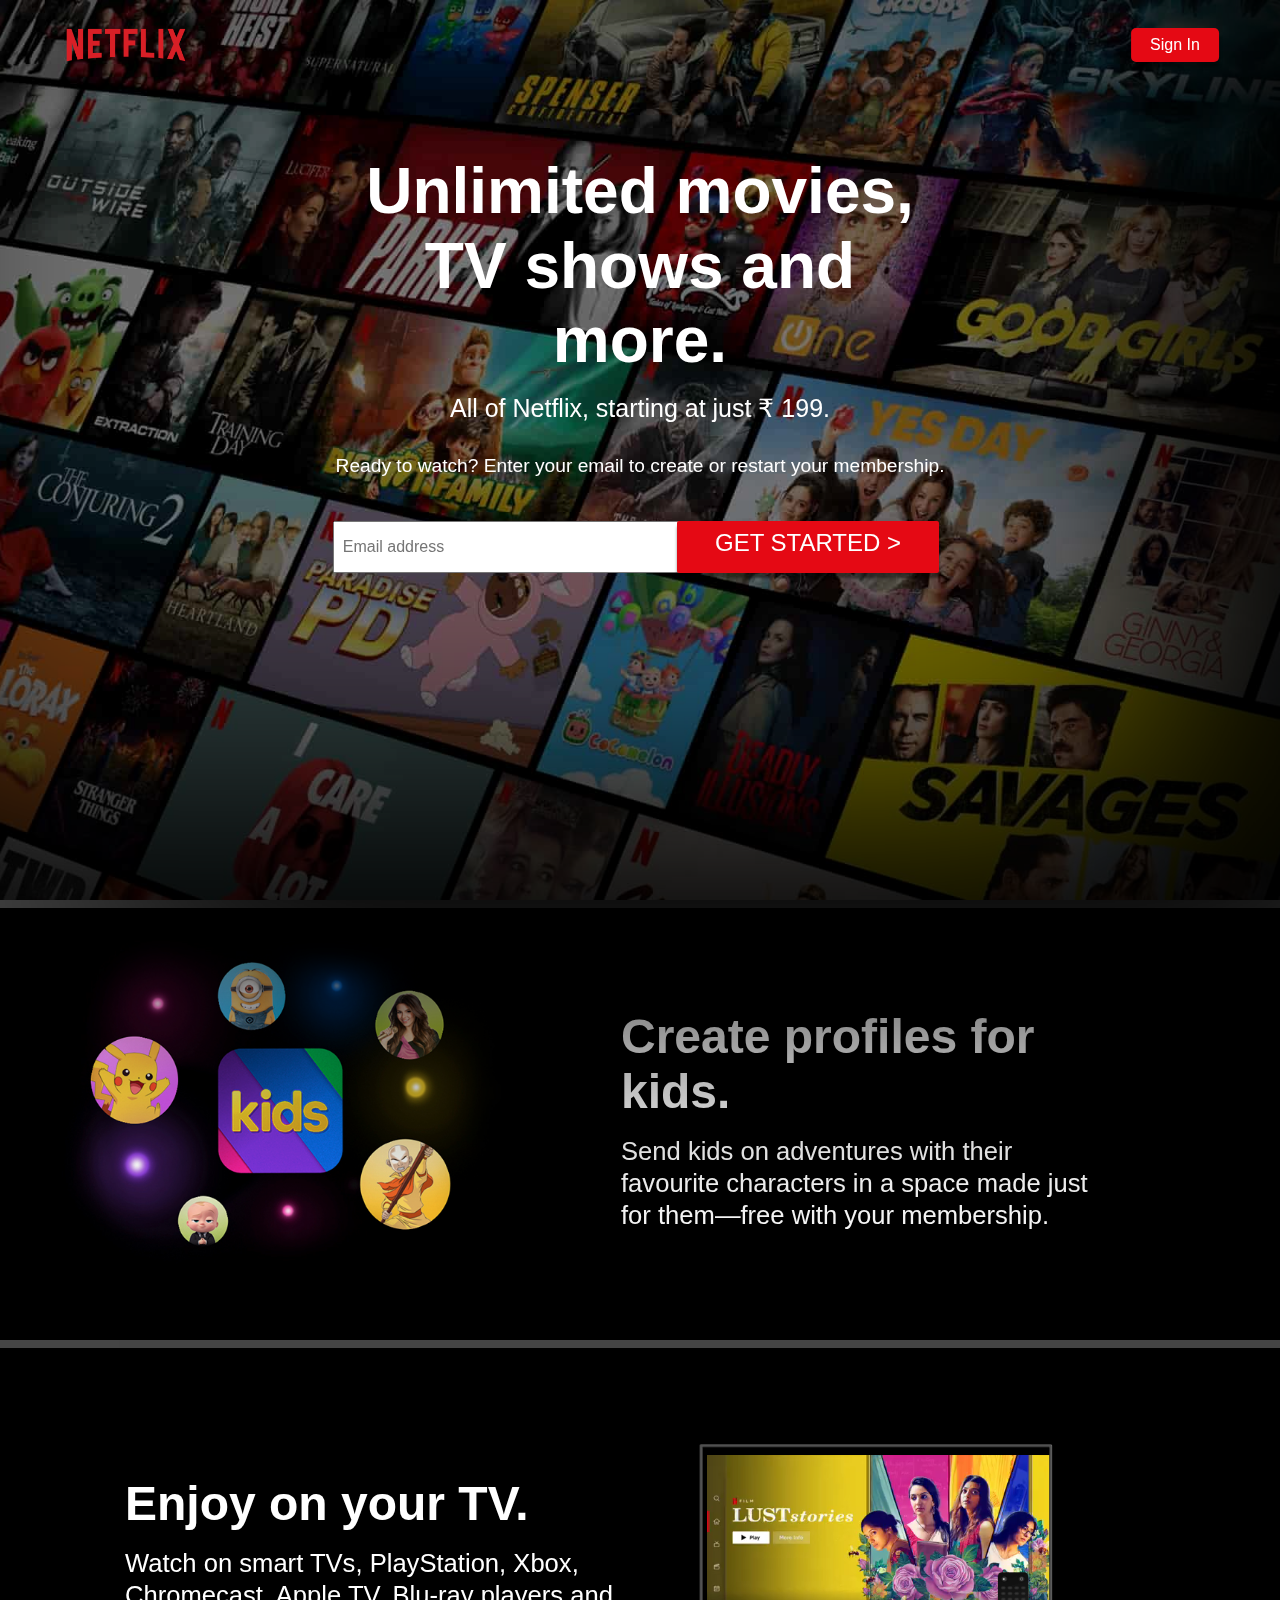
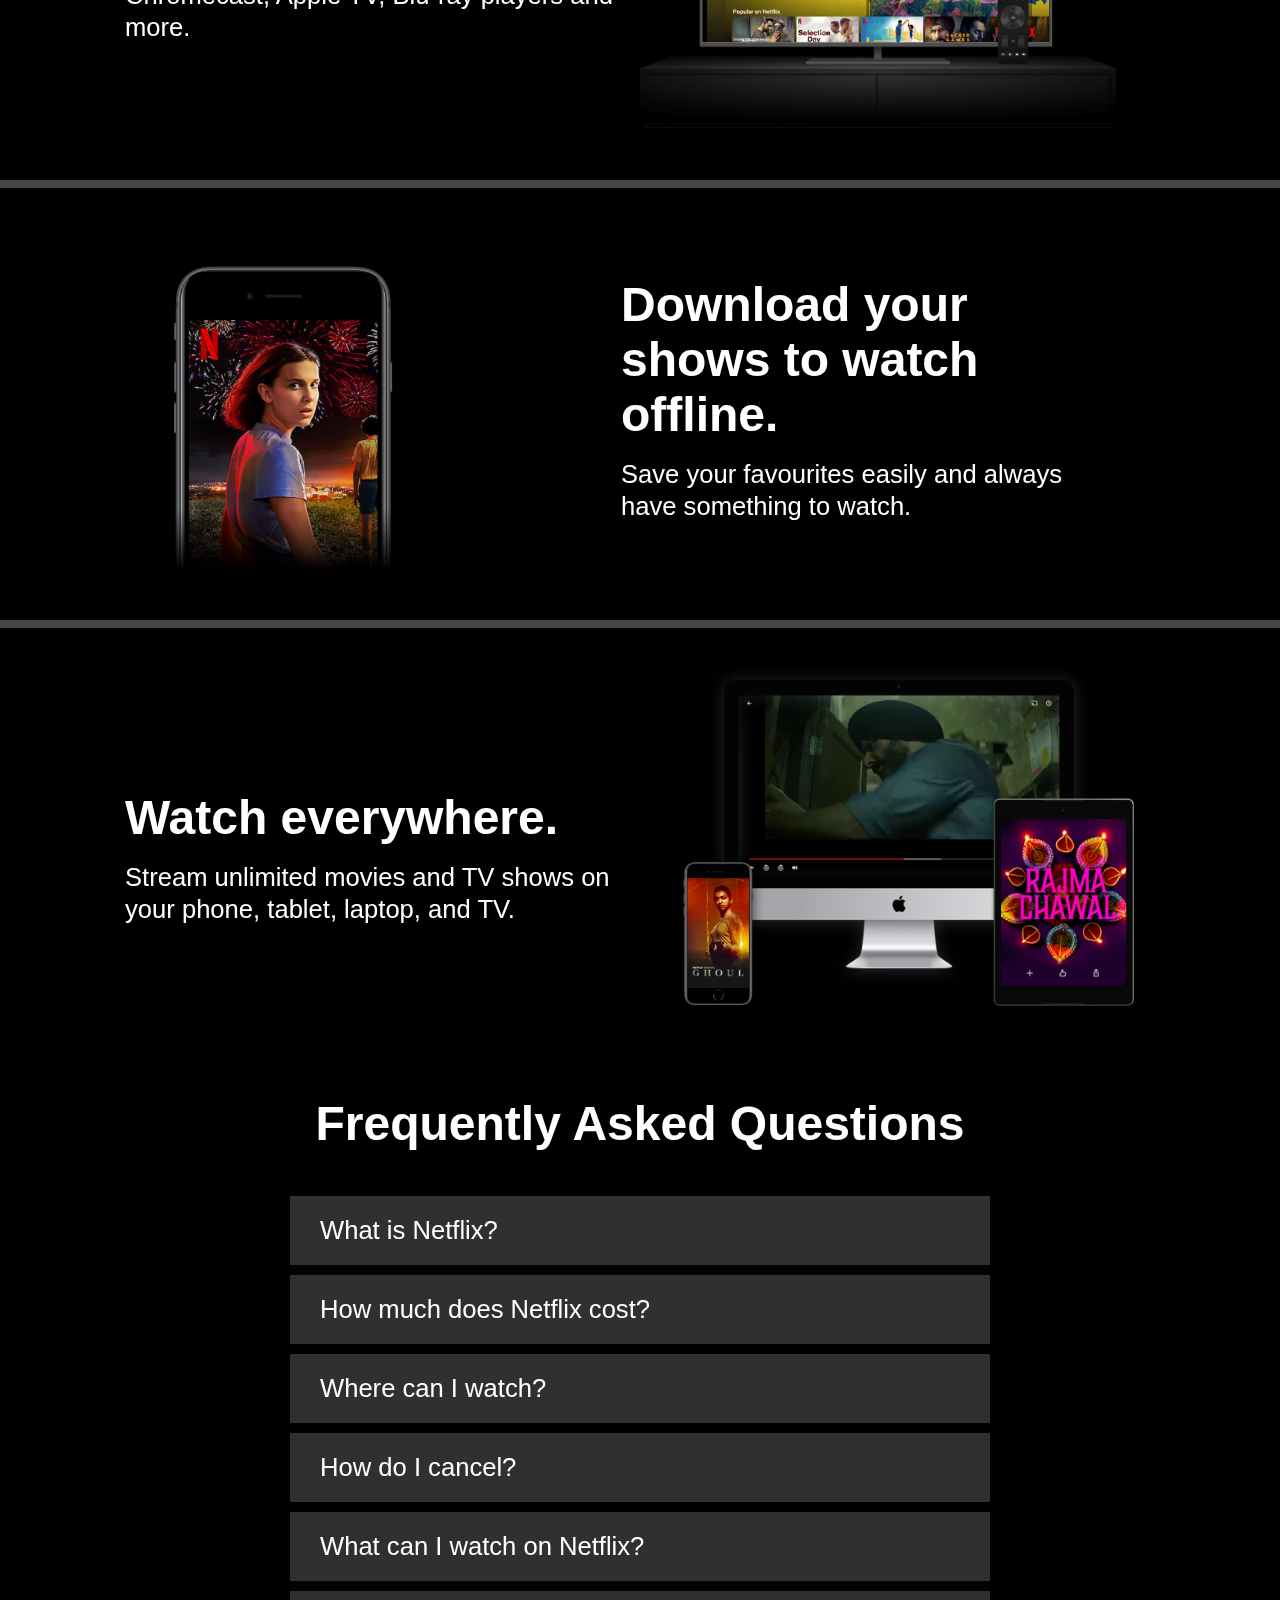
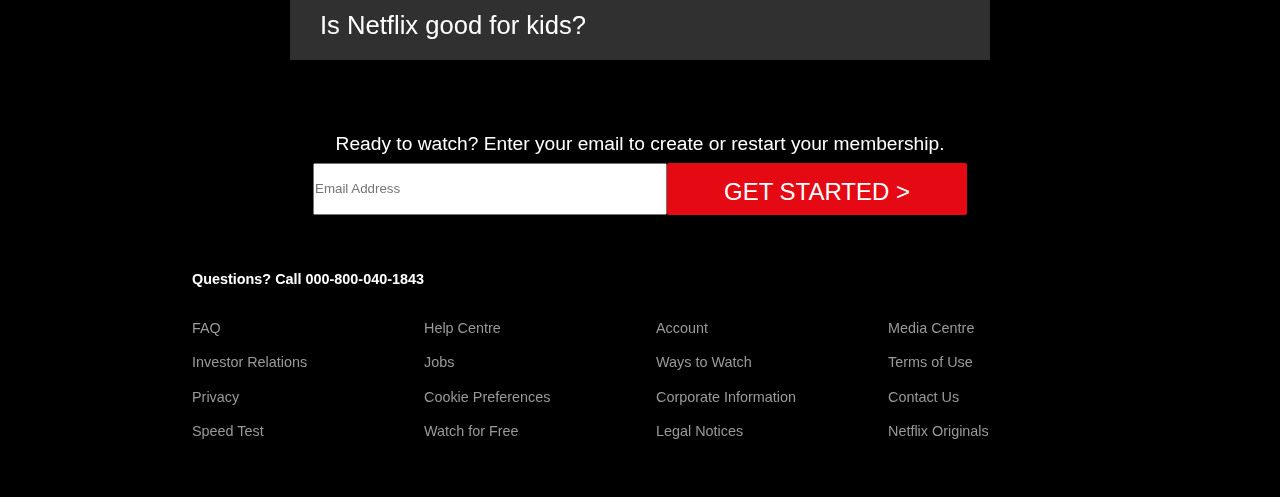
<file: naaav/Netflix/Netflix/index.html>
<!DOCTYPE html>
<html lang="en">
<head>
    <meta charset="UTF-8">
    <meta name="viewport" content="width=device-width, initial-scale=1.0">
    <link rel="stylesheet" href="netflix.css">
    <title>Netflix</title>
</head>
<body>
    <header class="showcase">
        <div class="showcase-top">
            <img src="/naaav/Netflix/Netflix/assests/netflix_logo_icon_170918.png" alt="Netflix Logo">
            <a href="#" class="btn btn-rounded">Sign In</a>
        </div>
        <div class="showcase-content">
            <h1>Unlimited movies, TV shows and more.</h1>
            <h3>All of Netflix, starting at just ₹ 199.</h3>
            <p>Ready to watch? Enter your email to create or restart your membership.</p>
            <input type="email" name="email" id="mail" placeholder="Email address">
            <a href="#" class="btn btn-lg">GET STARTED ></a>
        </div>
    </header>

    <section class="style-cards">
        <div class="card-0">
            <img src="/naaav/Netflix/Netflix/assests/2.jpg" alt="Netflix Mobile">
            <div class="desc-0">
                <h1>Create profiles for kids.</h1>
                <h3>Send kids on adventures with their favourite characters in a space made just for them—free with your membership.</h3>
            </div>
        </div>
        <div class="card-1">
            <div class="desc-1">
                <h1>Enjoy on your TV.</h1>
                <h3>Watch on smart TVs, PlayStation, Xbox, Chromecast, Apple TV, Blu-ray players and more.</h3>
            </div>
            <img src="/naaav/Netflix/Netflix/assests/tv.png" alt="Netflix TV">
            <video class="video-1" autoplay="" playsinline="" muted="" loop=""><source src="1.m4v" type="video/mp4"></video>
        </div>
        <div class="card-2">
            <img src="/naaav/Netflix/Netflix/assests/3.jpg" alt="Netflix Mobile">
            <div class="desc-2">
                <h1>Download your shows to watch offline.</h1>
                <h3>Save your favourites easily and always have something to watch.</h3>
            </div>
        </div>
        <div class="card-3">
            <div class="desc-3">
                <h1>Watch everywhere.</h1>
                <h3>Stream unlimited movies and TV shows on your phone, tablet, laptop, and TV.</h3>
            </div>
            <img src="/naaav/Netflix/Netflix/assests/4.png" alt="Device-Pile-In">
            <video class="video-2" autoplay="" playsinline="" muted="" loop=""><source src="2.m4v" type="video/mp4"></video>
        </div>
    </section>

    <section class="lastsec">
        <div class="faq">
            <h1>Frequently Asked Questions</h1>
            <ul class="questions">
                <li>What is Netflix?</li>
                <li>How much does Netflix cost?</li>
                <li>Where can I watch?</li>
                <li>How do I cancel?</li>
                <li>What can I watch on Netflix?</li>
                <li>Is Netflix good for kids?</li>
            </ul>
            <p>Ready to watch? Enter your email to create or restart your membership.</p>
            <div class="input">
                <input type="email" name="email" placeholder="Email Address">
                <a href="#" class="btn-rounded"><button>GET STARTED ></button></a>
            </div>
        </div>
    </section>


    <footer class="footer">
        <p>Questions? Call 000-800-040-1843</p>
        <div class="footer-cols">
            <ul>
                <li><a href="#">FAQ</a></li>
                <li><a href="#">Investor Relations</a></li>
                <li><a href="#">Privacy</a></li>
                <li><a href="#">Speed Test</a></li>
            </ul>
            <ul>
                <li><a href="#">Help Centre</a></li>
                <li><a href="#">Jobs</a></li>
                <li><a href="#">Cookie Preferences</a></li>
                <li><a href="#">Watch for Free</a></li>
            </ul>
            <ul>
                <li><a href="#">Account</a></li>
                <li><a href="#">Ways to Watch</a></li>
                <li><a href="#">Corporate Information</a></li>
                <li><a href="#">Legal Notices</a></li>
            </ul>
            <ul>
                <li><a href="#">Media Centre</a></li>
                <li><a href="#">Terms of Use</a></li>
                <li><a href="#">Contact Us</a></li>
                <li><a href="#">Netflix Originals</a></li>
            </ul>
        </div>
    </footer>
</body>
</html>
</file>
<file: naaav/Netflix/Netflix/netflix.css>
:root{
    --primary-color: #e50914;
    --dark-color: #141414;
    --light-color: #f4f4f4;
}

*{
    margin: 0;
    padding: 0;
}

body{
    font-family: Arial, Helvetica, sans-serif;
    background: #000000;
    color: #999999;
}

ul{
    list-style: none;
}

h1,h2,h3,h4{
    color: #ffffff;
}

h3{
    font-weight: lighter;
}

a{
    color: #ffffff;
    text-decoration: none;
}

p{
    margin: 0.5rem 0;
    font-weight: bold;
    color: #ffffff;
}

img{
    width: 100%;
}

.showcase{
    width: 100%;
    height: 100vh;
    position: relative;
    background: url("/naaav/Netflix/Netflix/assests/background.jpg") no-repeat center center/cover;
}

.showcase::after{
    content: "";
    position: absolute;
    top: 0;
    left: 0;
    width: 100%;
    height: 100%;
    z-index: 1;
    background: rgba(0, 0, 0, 0.4);
    box-shadow: 120px 100px 250px #000000 , inset -120px -100px 250px #000000;
}

.showcase-top{
    position: relative;
    z-index: 2;
    height: 90px;
}

.showcase-top img{
    width: 140px;
    position: absolute;
    top: 50%;
    left: 0;
    transform: translate(40% , -50%);
}

.showcase-top a{
    position: absolute;
    top: 50%;
    right: 0;
    transform: translate(-60% , -50%);
}

.showcase-content{
    position: relative;
    margin: 0 26%;
    z-index: 2;
    display: flex;
    flex-direction: column;
    justify-content: center;
    text-align: center;
    align-items: center;
    margin-top: 4rem;
}

.showcase-content h1{
    font-weight: 700;
    font-size: 64px;
    margin: 0 30px;
    max-width: 800px;
    line-height: 74.5px;
}

.showcase-content h3{
    color: white;
    font-size: 25px;
    margin: 16px 0;
}

.showcase-content p{
    font-size: 19.2px;
    font-weight: 300;
    padding-top: 0.5rem;
    padding-bottom: 1rem;
}

.showcase-content input{
    position: absolute;
    left: 0;
    bottom: -8vh;
    width: 454px;
    height: 3rem;
    font-size: 1rem;
    padding-left: 0.5rem;
}

.btn{
    display: inline-block;
    background: var(--primary-color);
    color: white;
    padding: 0.5rem 1.2rem;
    font-size: 1rem;
    text-align: center;
    border: none;
    cursor: pointer;
    border-radius: 2px;
    margin-right: 0.5rem;
    outline: none;
    box-shadow: 0 5px 3px rgba(0, 0, 0, 0.45);
}

.btn:hover{
    opacity: 0.9;
}

.btn-rounded{
    border-radius: 5px;
}

.showcase-content .btn-lg{
    position: absolute;
    right: 0;
    bottom: -8vh;
    padding: 0.5rem 1.2rem;
    font-size: 1.5rem;
    text-transform: uppercase;
    height: 36px;
    width: 14rem;
}

.card-0 , 
.card-1,
.card-2,
.card-3{
    border-top: 8px rgb(69, 69, 69) solid;
    padding: 50px;
}

.card-0{
    position: relative;
    display: inline-grid;
    grid-template-columns: 40% 50%;
    text-align: left;
    align-items: center;
    padding: 25px 45px 50px;
}

.desc-0{
    padding-left: 100px;
}

.card-1{
    position: relative;
    display: inline-grid;
    grid-template-columns: 50% 40%;
    text-align: left;
    align-items: center;
    padding: 25px 45px 50px;
}

.desc-1{
    padding-left: 80px;
}

.style-cards h1{
    font-size: 3rem;
    padding: 1rem;
    padding-left: 0;
}

.style-cards h3{
    font-size: 1.6rem;
    line-height: 2rem;
}

.card-1 video{
    position: relative;
    width: 100%;
    height: 54%;
    grid-column: 2/2;
    grid-row: 1/2;
    z-index: -1;
}

.card-1 img{
    grid-column: 2/2;
    grid-row: 1/2;
}

.card-2{
    position: relative;
    display: inline-grid;
    grid-template-columns: 40% 50%;
    text-align: left;
    align-items: center;
    padding: 25px 45px 50px;
}

.desc-2{
    padding-left: 100px;
}

.card-3{
    position: relative;
    display: inline-grid;
    grid-template-columns: 50% 40%;
    text-align: left;
    align-items: center;
    padding: 25px 45px 50px;
}

.desc-3{
    padding-left: 80px;
    padding-right: 20px;
}

.card-3 img{
    width: 110%;
    grid-column: 2/2;
    grid-row: 1/2;
}

.card-3 video{
    position: relative;
    top: -87px;
    left: 125px;
    width: 65%;
    height: 78%;
    grid-column: 2/2;
    grid-row: 1/2;
    z-index: -1;
}

.faq{
    text-align: center;
}

.faq h1{
    padding-bottom: 40px;
    font-size: 3rem;
}

.questions{
    display: flex;
    flex-direction: column;
    flex-basis: 40%;
    align-items: center;
}

.questions li{
    padding: 20px 30px;
    margin: 5px;
    font-size: 1.6rem;
    background-color: #303030;
    color: white;
    text-align: left;
    width: 50%;
}

.faq p{
    padding-top: 60px;
    font-size: 1.2rem;
    font-weight: 200;
}

.input{
    display: inline-flex;
    align-items: center;
    grid-template-columns: 30% 40%;
}

.input input{
    width: 350px;
    height: 3rem;
    
}

.input button{
    height: 3.25rem;
    width: 300px;
    left: 20px;
    text-align: center;
    background-color: var(--primary-color);
    font-size: 1.5rem;
    padding: 15px 32px;
    border: none;
    border-radius: 2px;
    color: white;
}

.footer{
    max-width: 70%;
    margin: 3rem auto;
    overflow: auto;
}

.footer ,
.footer a{
    color: #999999;
    font-size: 0.9rem;
}

.footer p{
    margin-bottom: 1.5rem;
}

.footer .footer-cols{
    display: grid;
    grid-template-columns: repeat(4 , 1fr);
    grid-gap: 2rem;
}

.footer li{
    line-height: 2.4;
}
</file>
